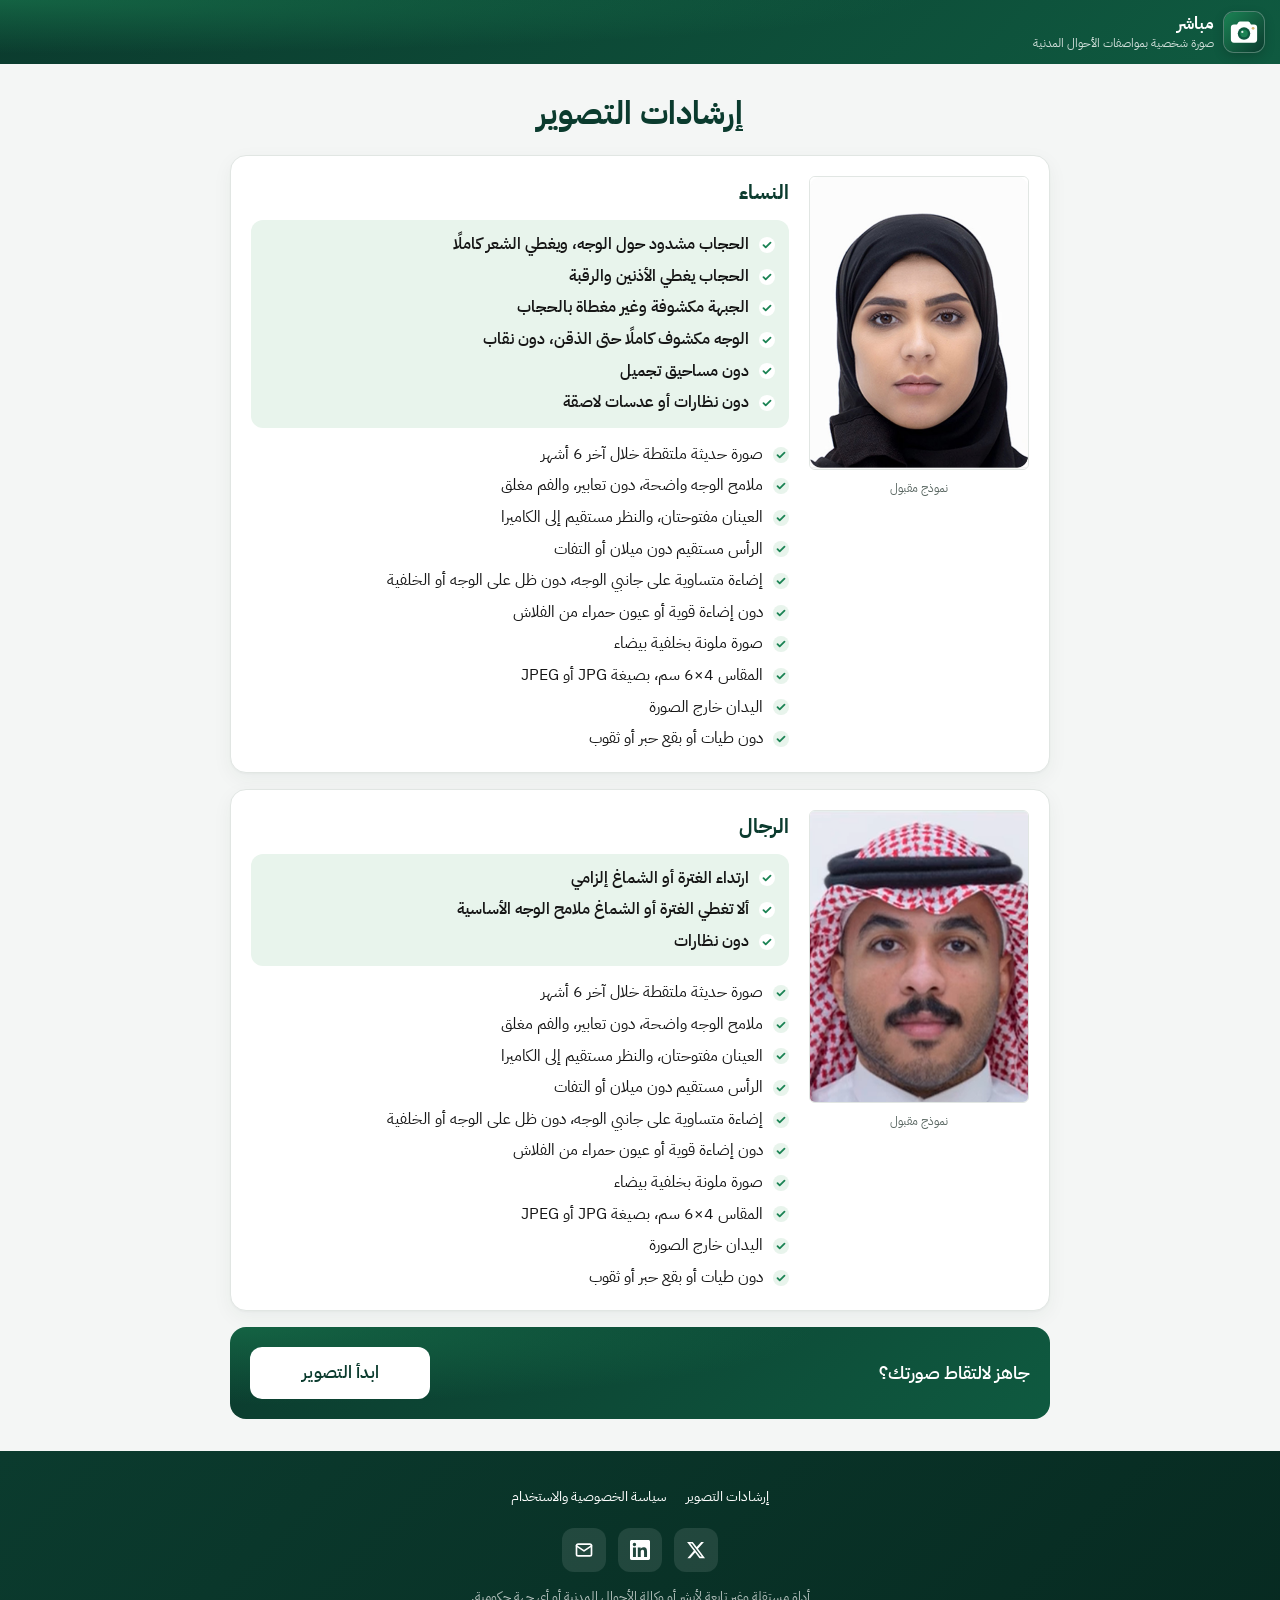
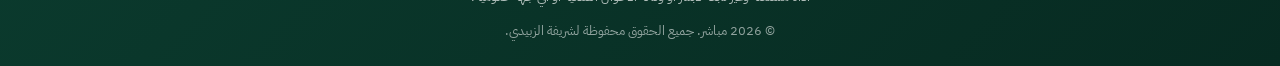
<file: guide.html>
<!doctype html>
<html lang="ar" dir="rtl">
<head>
  <meta charset="utf-8">
  <meta name="viewport" content="width=device-width, initial-scale=1, viewport-fit=cover">
  <meta name="theme-color" content="#0b3b2e">
  <title>إرشادات التصوير | مباشر</title>
  <link rel="preconnect" href="https://fonts.googleapis.com">
  <link rel="preconnect" href="https://fonts.gstatic.com" crossorigin>
  <link href="https://fonts.googleapis.com/css2?family=IBM+Plex+Sans+Arabic:wght@400;500;600;700&display=swap" rel="stylesheet">
  <link rel="icon" href="favicon.svg" type="image/svg+xml">
  <link rel="stylesheet" href="style.css">
</head>
<body>
  <header class="top">
    <a class="brand" href="index.html">
      <img class="mark" src="favicon.svg" alt="" width="40" height="40">
      <span>
        <strong>مباشر</strong>
        <small>صورة شخصية بمواصفات الأحوال المدنية</small>
      </span>
    </a>
  </header>

  <main class="doc">
    <section class="doc-hero">
      <h1>إرشادات التصوير</h1>
    </section>

    <div class="doc-body">
      <section class="guide-card" id="women">
        <figure class="sample">
          <div class="sample-frame sample-crop">
            <img src="assets/sample-women.jpg" alt="نموذج صورة مقبولة لامرأة بحجاب على خلفية بيضاء" loading="lazy">
          </div>
          <figcaption>نموذج مقبول</figcaption>
        </figure>
        <div class="rules">
          <h2>النساء</h2>
          <ul class="rule-list rule-list-special">
            <li>الحجاب مشدود حول الوجه، ويغطي الشعر كاملًا</li>
            <li>الحجاب يغطي الأذنين والرقبة</li>
            <li>الجبهة مكشوفة وغير مغطاة بالحجاب</li>
            <li>الوجه مكشوف كاملًا حتى الذقن، دون نقاب</li>
            <li>دون مساحيق تجميل</li>
            <li>دون نظارات أو عدسات لاصقة</li>
          </ul>
          <ul class="rule-list">
            <li>صورة حديثة ملتقطة خلال آخر 6 أشهر</li>
            <li>ملامح الوجه واضحة، دون تعابير، والفم مغلق</li>
            <li>العينان مفتوحتان، والنظر مستقيم إلى الكاميرا</li>
            <li>الرأس مستقيم دون ميلان أو التفات</li>
            <li>إضاءة متساوية على جانبي الوجه، دون ظل على الوجه أو الخلفية</li>
            <li>دون إضاءة قوية أو عيون حمراء من الفلاش</li>
            <li>صورة ملونة بخلفية بيضاء</li>
            <li>المقاس 4×6 سم، بصيغة JPG أو JPEG</li>
            <li>اليدان خارج الصورة</li>
            <li>دون طيات أو بقع حبر أو ثقوب</li>
          </ul>
        </div>
      </section>

      <section class="guide-card" id="men">
        <figure class="sample">
          <div class="sample-frame sample-crop" style="--w: 164.2%; --x: -32.28%; --y: -4.21%">
            <img src="assets/sample-men.png" alt="نموذج صورة مقبولة لرجل بالشماغ على خلفية بيضاء" loading="lazy">
          </div>
          <figcaption>نموذج مقبول</figcaption>
        </figure>
        <div class="rules">
          <h2>الرجال</h2>
          <ul class="rule-list rule-list-special">
            <li>ارتداء الغترة أو الشماغ إلزامي</li>
            <li>ألا تغطي الغترة أو الشماغ ملامح الوجه الأساسية</li>
            <li>دون نظارات</li>
          </ul>
          <ul class="rule-list">
            <li>صورة حديثة ملتقطة خلال آخر 6 أشهر</li>
            <li>ملامح الوجه واضحة، دون تعابير، والفم مغلق</li>
            <li>العينان مفتوحتان، والنظر مستقيم إلى الكاميرا</li>
            <li>الرأس مستقيم دون ميلان أو التفات</li>
            <li>إضاءة متساوية على جانبي الوجه، دون ظل على الوجه أو الخلفية</li>
            <li>دون إضاءة قوية أو عيون حمراء من الفلاش</li>
            <li>صورة ملونة بخلفية بيضاء</li>
            <li>المقاس 4×6 سم، بصيغة JPG أو JPEG</li>
            <li>اليدان خارج الصورة</li>
            <li>دون طيات أو بقع حبر أو ثقوب</li>
          </ul>
        </div>
      </section>

      <div class="cta">
        <p>جاهز لالتقاط صورتك؟</p>
        <a class="btn-link" href="index.html">ابدأ التصوير</a>
      </div>
    </div>
  </main>

  <footer class="site-footer">
    <div class="footer-inner">
      <nav class="footer-links" aria-label="روابط">
        <a href="guide.html">إرشادات التصوير</a>
        <a href="policy.html">سياسة الخصوصية والاستخدام</a>
      </nav>

      <div class="social">
        <a href="https://x.com/7sh_mk" target="_blank" rel="noopener" aria-label="حساب إكس">
          <svg viewBox="0 0 24 24" aria-hidden="true"><path d="M18.244 2.25h3.308l-7.227 8.26 8.502 11.24H16.17l-5.214-6.817L4.99 21.75H1.68l7.73-8.835L1.254 2.25H8.08l4.713 6.231zm-1.161 17.52h1.833L7.084 4.126H5.117z"/></svg>
        </a>
        <a href="https://www.linkedin.com/in/sharifa-alzubaidi-ksa/" target="_blank" rel="noopener" aria-label="حساب لينكدإن">
          <svg viewBox="0 0 24 24" aria-hidden="true"><path d="M20.45 20.45h-3.56v-5.57c0-1.33-.02-3.04-1.85-3.04-1.85 0-2.14 1.45-2.14 2.94v5.67H9.35V9h3.41v1.56h.05c.48-.9 1.64-1.85 3.37-1.85 3.6 0 4.27 2.37 4.27 5.46v6.28zM5.34 7.43a2.06 2.06 0 1 1 0-4.13 2.06 2.06 0 0 1 0 4.13zM7.12 20.45H3.56V9h3.56v11.45zM22.22 0H1.77C.79 0 0 .77 0 1.73v20.54C0 23.23.79 24 1.77 24h20.45c.98 0 1.78-.77 1.78-1.73V1.73C24 .77 23.2 0 22.22 0z"/></svg>
        </a>
        <a href="mailto:sh.m.z1422@gmail.com" aria-label="البريد الإلكتروني">
          <svg viewBox="0 0 24 24" aria-hidden="true" fill="none" stroke="currentColor" stroke-width="2" stroke-linecap="round" stroke-linejoin="round"><rect x="3" y="5" width="18" height="14" rx="2"/><path d="m3 7 9 6 9-6"/></svg>
        </a>
      </div>

      <p class="disclaimer">أداة مستقلة وغير تابعة لأبشر أو وكالة الأحوال المدنية أو أي جهة حكومية.</p>
      <p class="copy">© 2026 مباشر. جميع الحقوق محفوظة لشريفة الزبيدي.</p>
    </div>
  </footer>
</body>
</html>
</file>
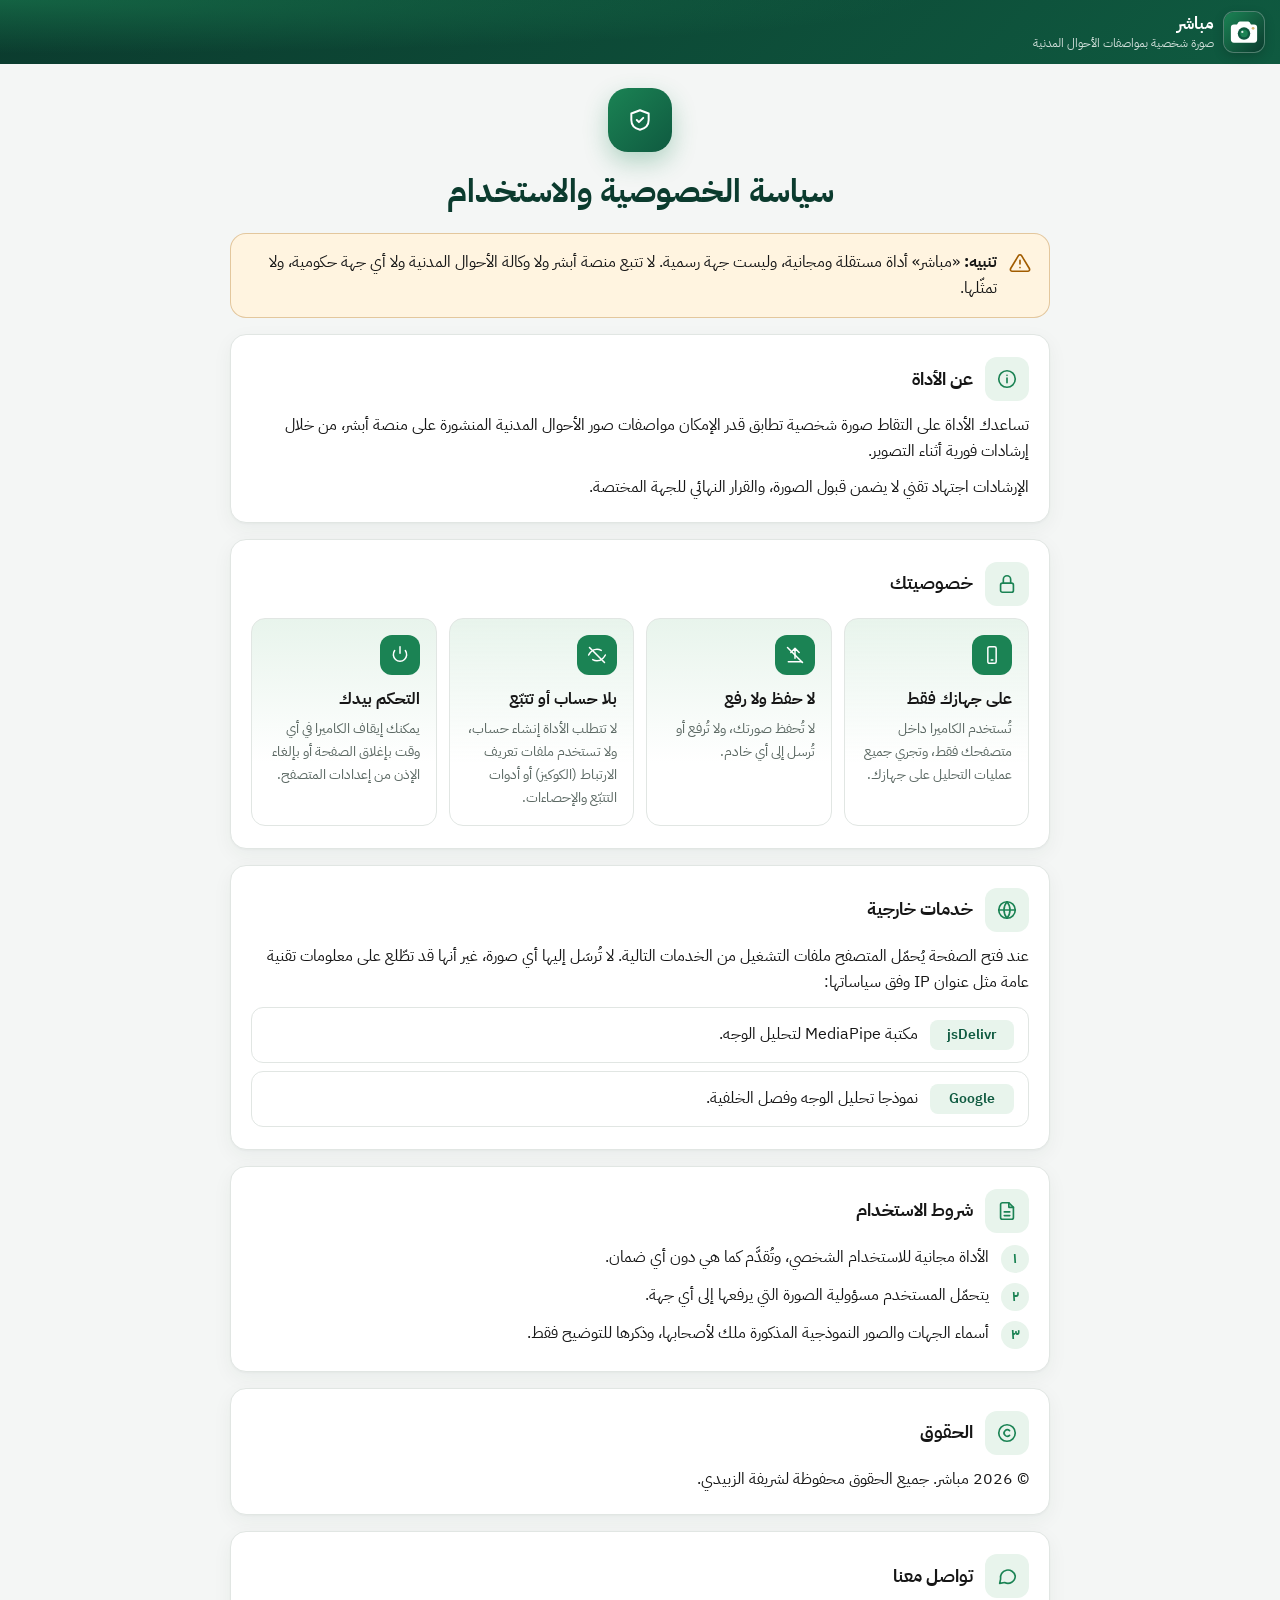
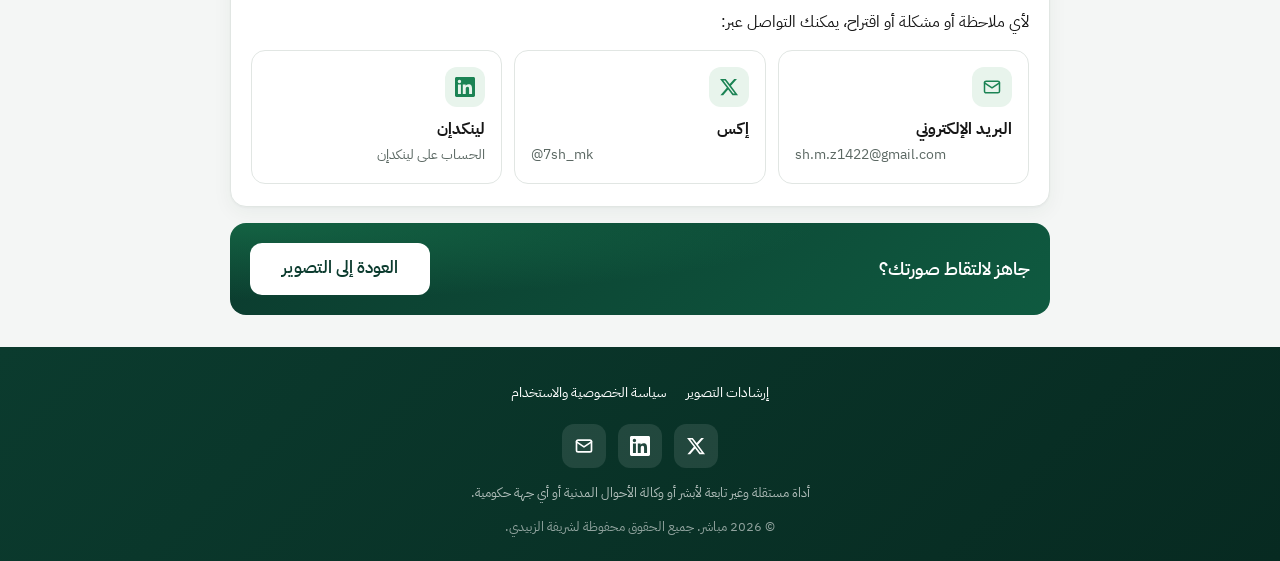
<file: policy.html>
<!doctype html>
<html lang="ar" dir="rtl">
<head>
  <meta charset="utf-8">
  <meta name="viewport" content="width=device-width, initial-scale=1, viewport-fit=cover">
  <meta name="theme-color" content="#0b3b2e">
  <title>سياسة الخصوصية والاستخدام | مباشر</title>
  <link rel="preconnect" href="https://fonts.googleapis.com">
  <link rel="preconnect" href="https://fonts.gstatic.com" crossorigin>
  <link href="https://fonts.googleapis.com/css2?family=IBM+Plex+Sans+Arabic:wght@400;500;600;700&display=swap" rel="stylesheet">
  <link rel="icon" href="favicon.svg" type="image/svg+xml">
  <link rel="stylesheet" href="style.css">
</head>
<body>
  <header class="top">
    <a class="brand" href="index.html">
      <img class="mark" src="favicon.svg" alt="" width="40" height="40">
      <span>
        <strong>مباشر</strong>
        <small>صورة شخصية بمواصفات الأحوال المدنية</small>
      </span>
    </a>
  </header>

  <main class="doc">
    <section class="doc-hero">
      <span class="hero-icon" aria-hidden="true">
        <svg viewBox="0 0 24 24"><path d="M12 3l8 3v6c0 5-3.5 8-8 9-4.5-1-8-4-8-9V6z"/><path d="m9 12 2 2 4-4"/></svg>
      </span>
      <h1>سياسة الخصوصية والاستخدام</h1>
    </section>

    <div class="doc-body">
      <div class="callout reveal" role="note">
        <span class="callout-icon" aria-hidden="true">
          <svg viewBox="0 0 24 24"><path d="M12 9v4M12 17h.01"/><path d="M10.3 3.9 1.8 18a2 2 0 0 0 1.7 3h17a2 2 0 0 0 1.7-3L13.7 3.9a2 2 0 0 0-3.4 0z"/></svg>
        </span>
        <p><strong>تنبيه:</strong> «مباشر» أداة مستقلة ومجانية، وليست جهة رسمية. لا تتبع منصة أبشر ولا وكالة الأحوال المدنية ولا أي جهة حكومية، ولا تمثّلها.</p>
      </div>

      <section class="doc-sec reveal" id="about">
        <header class="sec-head">
          <span class="sec-icon" aria-hidden="true"><svg viewBox="0 0 24 24"><circle cx="12" cy="12" r="9"/><path d="M12 11v5M12 8h.01"/></svg></span>
          <h2>عن الأداة</h2>
        </header>
        <p>تساعدك الأداة على التقاط صورة شخصية تطابق قدر الإمكان مواصفات صور الأحوال المدنية المنشورة على منصة أبشر، من خلال إرشادات فورية أثناء التصوير.</p>
        <p>الإرشادات اجتهاد تقني لا يضمن قبول الصورة، والقرار النهائي للجهة المختصة.</p>
      </section>

      <section class="doc-sec reveal" id="privacy">
        <header class="sec-head">
          <span class="sec-icon" aria-hidden="true"><svg viewBox="0 0 24 24"><rect x="5" y="11" width="14" height="10" rx="2"/><path d="M8 11V7a4 4 0 0 1 8 0v4"/></svg></span>
          <h2>خصوصيتك</h2>
        </header>
        <div class="tiles">
          <div class="tile">
            <span class="tile-icon" aria-hidden="true"><svg viewBox="0 0 24 24"><rect x="7" y="2" width="10" height="20" rx="2"/><path d="M11 18h2"/></svg></span>
            <h3>على جهازك فقط</h3>
            <p>تُستخدم الكاميرا داخل متصفحك فقط، وتجري جميع عمليات التحليل على جهازك.</p>
          </div>
          <div class="tile">
            <span class="tile-icon" aria-hidden="true"><svg viewBox="0 0 24 24"><path d="M12 16V4M7 9l5-5 5 5"/><path d="M4 20h16"/><path d="M3 3l18 18"/></svg></span>
            <h3>لا حفظ ولا رفع</h3>
            <p>لا تُحفظ صورتك، ولا تُرفع أو تُرسل إلى أي خادم.</p>
          </div>
          <div class="tile">
            <span class="tile-icon" aria-hidden="true"><svg viewBox="0 0 24 24"><path d="M2 12s3.5-7 10-7c2 0 3.7.6 5.1 1.5M22 12s-3.5 7-10 7c-2 0-3.7-.6-5.1-1.5"/><path d="M3 3l18 18"/></svg></span>
            <h3>بلا حساب أو تتبّع</h3>
            <p>لا تتطلب الأداة إنشاء حساب، ولا تستخدم ملفات تعريف الارتباط (الكوكيز) أو أدوات التتبّع والإحصاءات.</p>
          </div>
          <div class="tile">
            <span class="tile-icon" aria-hidden="true"><svg viewBox="0 0 24 24"><path d="M12 2v8"/><path d="M18.4 6.6a8 8 0 1 1-12.8 0"/></svg></span>
            <h3>التحكم بيدك</h3>
            <p>يمكنك إيقاف الكاميرا في أي وقت بإغلاق الصفحة أو بإلغاء الإذن من إعدادات المتصفح.</p>
          </div>
        </div>
      </section>

      <section class="doc-sec reveal" id="services">
        <header class="sec-head">
          <span class="sec-icon" aria-hidden="true"><svg viewBox="0 0 24 24"><circle cx="12" cy="12" r="9"/><path d="M3 12h18M12 3a14 14 0 0 1 0 18M12 3a14 14 0 0 0 0 18"/></svg></span>
          <h2>خدمات خارجية</h2>
        </header>
        <p>عند فتح الصفحة يُحمّل المتصفح ملفات التشغيل من الخدمات التالية. لا تُرسَل إليها أي صورة، غير أنها قد تطّلع على معلومات تقنية عامة مثل عنوان IP وفق سياساتها:</p>
        <ul class="services">
          <li><span class="svc-name" dir="ltr">jsDelivr</span><span>مكتبة MediaPipe لتحليل الوجه.</span></li>
          <li><span class="svc-name" dir="ltr">Google</span><span>نموذجا تحليل الوجه وفصل الخلفية.</span></li>
        </ul>
      </section>

      <section class="doc-sec reveal" id="terms">
        <header class="sec-head">
          <span class="sec-icon" aria-hidden="true"><svg viewBox="0 0 24 24"><path d="M14 3H7a2 2 0 0 0-2 2v14a2 2 0 0 0 2 2h10a2 2 0 0 0 2-2V8z"/><path d="M14 3v5h5M9 13h6M9 17h6"/></svg></span>
          <h2>شروط الاستخدام</h2>
        </header>
        <ol class="steps">
          <li>الأداة مجانية للاستخدام الشخصي، وتُقدَّم كما هي دون أي ضمان.</li>
          <li>يتحمّل المستخدم مسؤولية الصورة التي يرفعها إلى أي جهة.</li>
          <li>أسماء الجهات والصور النموذجية المذكورة ملك لأصحابها، وذكرها للتوضيح فقط.</li>
        </ol>
      </section>

      <section class="doc-sec reveal" id="rights">
        <header class="sec-head">
          <span class="sec-icon" aria-hidden="true"><svg viewBox="0 0 24 24"><circle cx="12" cy="12" r="9"/><path d="M14.8 9.5a3.5 3.5 0 1 0 0 5"/></svg></span>
          <h2>الحقوق</h2>
        </header>
        <p>© 2026 مباشر. جميع الحقوق محفوظة لشريفة الزبيدي.</p>
      </section>

      <section class="doc-sec reveal" id="contact">
        <header class="sec-head">
          <span class="sec-icon" aria-hidden="true"><svg viewBox="0 0 24 24"><path d="M21 12a8 8 0 0 1-11.6 7.1L4 20l1-4.6A8 8 0 1 1 21 12z"/></svg></span>
          <h2>تواصل معنا</h2>
        </header>
        <p>لأي ملاحظة أو مشكلة أو اقتراح، يمكنك التواصل عبر:</p>
        <div class="contact-grid">
          <a class="contact-card" href="mailto:sh.m.z1422@gmail.com">
            <span class="cc-icon" aria-hidden="true"><svg viewBox="0 0 24 24"><rect x="3" y="5" width="18" height="14" rx="2"/><path d="m3 7 9 6 9-6"/></svg></span>
            <span class="cc-label">البريد الإلكتروني</span>
            <span class="cc-value" dir="ltr">sh.m.z1422@gmail.com</span>
          </a>
          <a class="contact-card" href="https://x.com/7sh_mk" target="_blank" rel="noopener">
            <span class="cc-icon cc-fill" aria-hidden="true"><svg viewBox="0 0 24 24"><path d="M18.244 2.25h3.308l-7.227 8.26 8.502 11.24H16.17l-5.214-6.817L4.99 21.75H1.68l7.73-8.835L1.254 2.25H8.08l4.713 6.231zm-1.161 17.52h1.833L7.084 4.126H5.117z"/></svg></span>
            <span class="cc-label">إكس</span>
            <span class="cc-value" dir="ltr">@7sh_mk</span>
          </a>
          <a class="contact-card" href="https://www.linkedin.com/in/sharifa-alzubaidi-ksa/" target="_blank" rel="noopener">
            <span class="cc-icon cc-fill" aria-hidden="true"><svg viewBox="0 0 24 24"><path d="M20.45 20.45h-3.56v-5.57c0-1.33-.02-3.04-1.85-3.04-1.85 0-2.14 1.45-2.14 2.94v5.67H9.35V9h3.41v1.56h.05c.48-.9 1.64-1.85 3.37-1.85 3.6 0 4.27 2.37 4.27 5.46v6.28zM5.34 7.43a2.06 2.06 0 1 1 0-4.13 2.06 2.06 0 0 1 0 4.13zM7.12 20.45H3.56V9h3.56v11.45zM22.22 0H1.77C.79 0 0 .77 0 1.73v20.54C0 23.23.79 24 1.77 24h20.45c.98 0 1.78-.77 1.78-1.73V1.73C24 .77 23.2 0 22.22 0z"/></svg></span>
            <span class="cc-label">لينكدإن</span>
            <span class="cc-value">الحساب على لينكدإن</span>
          </a>
        </div>
      </section>

      <div class="cta reveal">
        <p>جاهز لالتقاط صورتك؟</p>
        <a class="btn-link" href="index.html">العودة إلى التصوير</a>
      </div>
    </div>
  </main>

  <footer class="site-footer">
    <div class="footer-inner">
      <nav class="footer-links" aria-label="روابط">
        <a href="guide.html">إرشادات التصوير</a>
        <a href="policy.html">سياسة الخصوصية والاستخدام</a>
      </nav>

      <div class="social">
        <a href="https://x.com/7sh_mk" target="_blank" rel="noopener" aria-label="حساب إكس">
          <svg viewBox="0 0 24 24" aria-hidden="true"><path d="M18.244 2.25h3.308l-7.227 8.26 8.502 11.24H16.17l-5.214-6.817L4.99 21.75H1.68l7.73-8.835L1.254 2.25H8.08l4.713 6.231zm-1.161 17.52h1.833L7.084 4.126H5.117z"/></svg>
        </a>
        <a href="https://www.linkedin.com/in/sharifa-alzubaidi-ksa/" target="_blank" rel="noopener" aria-label="حساب لينكدإن">
          <svg viewBox="0 0 24 24" aria-hidden="true"><path d="M20.45 20.45h-3.56v-5.57c0-1.33-.02-3.04-1.85-3.04-1.85 0-2.14 1.45-2.14 2.94v5.67H9.35V9h3.41v1.56h.05c.48-.9 1.64-1.85 3.37-1.85 3.6 0 4.27 2.37 4.27 5.46v6.28zM5.34 7.43a2.06 2.06 0 1 1 0-4.13 2.06 2.06 0 0 1 0 4.13zM7.12 20.45H3.56V9h3.56v11.45zM22.22 0H1.77C.79 0 0 .77 0 1.73v20.54C0 23.23.79 24 1.77 24h20.45c.98 0 1.78-.77 1.78-1.73V1.73C24 .77 23.2 0 22.22 0z"/></svg>
        </a>
        <a href="mailto:sh.m.z1422@gmail.com" aria-label="البريد الإلكتروني">
          <svg viewBox="0 0 24 24" aria-hidden="true" fill="none" stroke="currentColor" stroke-width="2" stroke-linecap="round" stroke-linejoin="round"><rect x="3" y="5" width="18" height="14" rx="2"/><path d="m3 7 9 6 9-6"/></svg>
        </a>
      </div>

      <p class="disclaimer">أداة مستقلة وغير تابعة لأبشر أو وكالة الأحوال المدنية أو أي جهة حكومية.</p>
      <p class="copy">© 2026 مباشر. جميع الحقوق محفوظة لشريفة الزبيدي.</p>
    </div>
  </footer>
  <script>
    // Fade sections in on scroll. Measure first, then hide only what is below the fold,
    // so content already on screen never animates or flashes.
    if ("IntersectionObserver" in window) {
      const items = [...document.querySelectorAll(".reveal")];
      const below = items.filter((el) => el.getBoundingClientRect().top > innerHeight);
      const reveal = new IntersectionObserver((entries) => {
        for (const e of entries) {
          if (e.isIntersecting) { e.target.classList.add("in"); reveal.unobserve(e.target); }
        }
      }, { threshold: 0.12 });
      items.forEach((el) => { if (!below.includes(el)) el.classList.add("in"); });
      document.documentElement.classList.add("js");
      below.forEach((el) => reveal.observe(el));
    }
  </script>
</body>
</html>
</file>
<file: style.css>
:root {
  --brand-900: #0b3b2e;
  --brand-700: #0f5a40;
  --brand: #1b8354;
  --brand-50: #e8f4ec;
  --bg: #f4f6f5;
  --card: #ffffff;
  --fg: #161616;
  --muted: #5b6863;
  --border: #e1e6e3;
  --ok: #1b8354;
  --warn: #a15c00;
  --warn-bg: #fff4e0;
  --radius: 16px;
  --hdr: 64px;
}

@media (prefers-color-scheme: dark) {
  :root {
    --bg: #0d1311;
    --card: #161d1a;
    --fg: #eef2f0;
    --muted: #9aa6a1;
    --border: #26302c;
    --brand-50: #12291f;
    --ok: #4cc28a;
    --warn: #f0b347;
    --warn-bg: #2b2214;
  }
}

* { box-sizing: border-box; }

html { -webkit-text-size-adjust: 100%; scroll-behavior: smooth; }

body {
  margin: 0;
  background: var(--bg);
  color: var(--fg);
  font-family: "IBM Plex Sans Arabic", system-ui, sans-serif;
  line-height: 1.6;
  -webkit-tap-highlight-color: transparent;
}

a { color: var(--brand); }

/* ---------- header ---------- */

.top {
  height: calc(var(--hdr) + env(safe-area-inset-top));
  padding: env(safe-area-inset-top) 16px 0;
  display: flex;
  align-items: center;
  color: #fff;
  background:
    radial-gradient(120% 140% at 0% 0%, rgba(27, 131, 84, 0.55), transparent 60%),
    linear-gradient(135deg, var(--brand-900), var(--brand-700));
}

.brand {
  display: flex;
  align-items: center;
  gap: 10px;
  color: inherit;
  text-decoration: none;
}

.mark {
  width: 40px;
  height: 40px;
  flex: none;
  border-radius: 10px;
  box-shadow: 0 0 0 1px rgba(255, 255, 255, 0.28), 0 4px 12px rgba(0, 0, 0, 0.2);
}

.brand strong {
  display: block;
  font-size: 1.05rem;
  font-weight: 700;
  line-height: 1.3;
}

.brand small {
  display: block;
  font-size: 0.78rem;
  opacity: 0.8;
  line-height: 1.3;
}

/* ---------- cards ---------- */

.card {
  background: var(--card);
  border: 1px solid var(--border);
  border-radius: var(--radius);
  box-shadow: 0 1px 2px rgba(0, 0, 0, 0.04), 0 8px 24px rgba(11, 59, 46, 0.06);
}

/* ---------- camera page ---------- */

.app {
  display: flex;
  height: calc(100dvh - var(--hdr) - env(safe-area-inset-top));
  min-height: 420px;
  padding: 12px 16px calc(12px + env(safe-area-inset-bottom));
}

.stage-card {
  flex: 1;
  display: flex;
  flex-direction: column;
  gap: 10px;
  width: 100%;
  max-width: 560px;
  margin: 0 auto;
  padding: 10px;
}

.stage {
  position: relative;
  flex: 1;
  min-height: 0;
  border-radius: 12px;
  overflow: hidden;
  background: #0a0f0d;
}

#video,
#overlay {
  position: absolute;
  inset: 0;
  width: 100%;
  height: 100%;
}

#video {
  object-fit: cover;
  transform: scaleX(-1); /* mirror, like a selfie */
}

.start {
  position: absolute;
  inset: 0;
  display: flex;
  flex-direction: column;
  align-items: center;
  justify-content: center;
  gap: 18px;
  padding: 24px;
  text-align: center;
  color: #fff;
  background: linear-gradient(160deg, rgba(11, 59, 46, 0.92), rgba(15, 90, 64, 0.85));
}

.start p {
  margin: 0;
  max-width: 26ch;
  font-size: 1.05rem;
  font-weight: 500;
}

.start .note {
  font-size: 0.85rem;
  font-weight: 400;
  opacity: 0.8;
}

.start[hidden] { display: none; }

.start-title {
  margin: 0;
  font-size: 1.25rem;
  font-weight: 700;
}

.gender {
  display: flex;
  gap: 12px;
  width: 100%;
  max-width: 340px;
}

.gender button {
  flex: 1;
  min-width: 0;
  min-height: 64px;
  font-size: 1.15rem;
  background: #fff;
  color: var(--brand-900);
  transition: transform 0.15s, box-shadow 0.15s;
}

.gender button:not(:disabled):hover {
  transform: translateY(-2px);
  box-shadow: 0 8px 20px rgba(0, 0, 0, 0.25);
}

.start .status { font-size: 0.9rem; opacity: 0.85; }
.start .status[hidden] { display: none; }

.tips {
  margin: 0;
  padding: 12px 16px;
  max-width: 340px;
  list-style: none;
  border-radius: 12px;
  background: rgba(255, 255, 255, 0.1);
  font-size: 0.85rem;
  line-height: 1.7;
  text-align: start;
}

.tips li { position: relative; padding-inline-start: 14px; }

.tips li::before {
  content: "";
  position: absolute;
  inset-inline-start: 0;
  top: 0.7em;
  width: 6px;
  height: 6px;
  border-radius: 50%;
  background: #d6b56d;
}

button,
.btn-link {
  display: inline-flex;
  align-items: center;
  justify-content: center;
  min-height: 52px;
  min-width: 180px;
  padding: 0 28px;
  border: 0;
  border-radius: 12px;
  background: var(--brand);
  color: #fff;
  font: inherit;
  font-size: 1.05rem;
  font-weight: 600;
  text-decoration: none;
  cursor: pointer;
}

.start button { background: #fff; color: var(--brand-900); }

button:disabled { opacity: 0.65; cursor: default; }

.msg {
  margin: 0;
  min-height: 52px;
  padding: 12px 16px;
  border-radius: 12px;
  background: var(--brand-50);
  text-align: center;
  font-size: 1.1rem;
  font-weight: 600;
  line-height: 1.5;
  transition: color 0.2s, background-color 0.2s;
}

.msg.ok { color: var(--ok); background: var(--brand-50); }
.msg.warn { color: var(--warn); background: var(--warn-bg); }

/* Low camera quality notice */
.quality {
  position: absolute;
  top: 10px;
  inset-inline: 10px;
  z-index: 2;
  display: flex;
  align-items: flex-start;
  gap: 10px;
  padding: 12px 12px 12px 8px;
  border-radius: 12px;
  color: #4a2c00;
  background: #fff4e0;
  box-shadow: 0 8px 24px rgba(0, 0, 0, 0.25);
}

.quality[hidden] { display: none; }

.quality svg {
  flex: none;
  width: 22px;
  height: 22px;
  margin-top: 2px;
  fill: none;
  stroke: #a15c00;
  stroke-width: 2;
  stroke-linecap: round;
  stroke-linejoin: round;
}

.quality p {
  flex: 1;
  margin: 0;
  font-size: 0.9rem;
  line-height: 1.6;
}

.quality strong { display: block; font-size: 1rem; }

.quality button {
  flex: none;
  min-width: 0;
  min-height: 0;
  width: 32px;
  height: 32px;
  padding: 0;
  border-radius: 8px;
  color: #4a2c00;
  background: transparent;
  font-size: 1.4rem;
  line-height: 1;
}

/* Capture button and preview */
.capture {
  width: 100%;
  min-height: 56px;
  font-size: 1.1rem;
  transition: opacity 0.2s, background-color 0.2s;
}

.capture[hidden] { display: none; }

.capture:disabled {
  opacity: 1;
  color: var(--muted);
  background: var(--border);
}

.preview {
  position: absolute;
  inset: 0;
  display: flex;
  flex-direction: column;
  align-items: center;
  justify-content: center;
  gap: 16px;
  padding: 16px;
  background: var(--bg);
}

.preview[hidden] { display: none; }

.preview img {
  flex: 1;
  min-height: 0;
  max-width: 100%;
  aspect-ratio: 2 / 3;
  object-fit: contain;
  background: #fff;
  border: 1px solid var(--border);
  border-radius: 4px;
  box-shadow: 0 10px 30px rgba(0, 0, 0, 0.15);
}

.preview img:not([src]) { display: none; }

.preview-actions {
  display: flex;
  flex-wrap: wrap;
  justify-content: center;
  gap: 10px;
  width: 100%;
}

.preview-actions button { flex: 1 1 160px; }
.preview-actions button[hidden] { display: none; }
.preview .btn-secondary { border: 1px solid var(--border); }

.btn-secondary {
  background: #fff;
  color: var(--brand-900);
}

/* ---------- policy page ---------- */

.doc {
  --doc-w: 820px;
  padding: 0 16px 32px;
}

.doc-hero {
  max-width: var(--doc-w);
  margin: 0 auto;
  padding: 24px 20px 16px;
  text-align: center;
}

.hero-icon {
  display: inline-grid;
  place-items: center;
  width: 64px;
  height: 64px;
  margin-bottom: 14px;
  border-radius: 20px;
  color: #fff;
  background: linear-gradient(135deg, var(--brand), var(--brand-700));
  box-shadow: 0 10px 24px rgba(27, 131, 84, 0.3);
}

.hero-icon svg,
.sec-icon svg,
.tile-icon svg,
.callout-icon svg,
.cc-icon svg {
  width: 26px;
  height: 26px;
  fill: none;
  stroke: currentColor;
  stroke-width: 1.8;
  stroke-linecap: round;
  stroke-linejoin: round;
}

.cc-icon.cc-fill svg { fill: currentColor; stroke: none; width: 20px; height: 20px; }

.doc-hero h1 {
  margin: 0;
  font-size: clamp(1.5rem, 5vw, 2rem);
  font-weight: 700;
  color: var(--brand-900);
}

.doc-body {
  max-width: var(--doc-w);
  margin: 0 auto;
  display: flex;
  flex-direction: column;
  gap: 16px;
}

.callout {
  display: flex;
  gap: 12px;
  align-items: flex-start;
  padding: 16px 18px;
  border: 1px solid color-mix(in srgb, var(--warn) 30%, transparent);
  border-radius: var(--radius);
  background: var(--warn-bg);
}

.callout p { margin: 0; }

.callout-icon { flex: none; color: var(--warn); margin-top: 2px; }
.callout-icon svg { width: 22px; height: 22px; }

.doc-sec {
  padding: 22px 20px;
  border: 1px solid var(--border);
  border-radius: var(--radius);
  background: var(--card);
  box-shadow: 0 1px 2px rgba(0, 0, 0, 0.03), 0 6px 20px rgba(11, 59, 46, 0.05);
  scroll-margin-top: 16px;
}

.sec-head {
  display: flex;
  align-items: center;
  gap: 12px;
  margin-bottom: 12px;
}

.sec-icon {
  display: grid;
  place-items: center;
  flex: none;
  width: 44px;
  height: 44px;
  border-radius: 12px;
  color: var(--brand);
  background: var(--brand-50);
}

.sec-icon svg { width: 22px; height: 22px; }

.doc-sec h2 {
  margin: 0;
  font-size: 1.15rem;
  font-weight: 700;
}

.doc-sec p { margin: 0 0 10px; }
.doc-sec p:last-child { margin-bottom: 0; }

/* Privacy tiles */
.tiles {
  display: grid;
  grid-template-columns: repeat(auto-fit, minmax(170px, 1fr));
  gap: 12px;
}

.tile {
  padding: 16px;
  border: 1px solid var(--border);
  border-radius: 14px;
  background: linear-gradient(180deg, var(--brand-50), transparent 70%);
  transition: transform 0.2s, border-color 0.2s, box-shadow 0.2s;
}

.tile:hover {
  transform: translateY(-3px);
  border-color: color-mix(in srgb, var(--brand) 40%, transparent);
  box-shadow: 0 10px 22px rgba(11, 59, 46, 0.08);
}

.tile-icon {
  display: inline-grid;
  place-items: center;
  width: 40px;
  height: 40px;
  border-radius: 12px;
  color: #fff;
  background: var(--brand);
}

.tile-icon svg { width: 20px; height: 20px; }

.tile h3 {
  margin: 12px 0 4px;
  font-size: 1rem;
  font-weight: 700;
}

.tile p {
  margin: 0;
  font-size: 0.9rem;
  color: var(--muted);
}

/* External services */
.services {
  list-style: none;
  margin: 12px 0 0;
  padding: 0;
  display: flex;
  flex-direction: column;
  gap: 8px;
}

.services li {
  display: flex;
  align-items: center;
  gap: 12px;
  padding: 12px 14px;
  border: 1px solid var(--border);
  border-radius: 12px;
}

.svc-name {
  flex: none;
  min-width: 84px;
  padding: 4px 10px;
  border-radius: 8px;
  font-size: 0.85rem;
  font-weight: 600;
  text-align: center;
  color: var(--brand-700);
  background: var(--brand-50);
}

/* Numbered terms */
.steps {
  list-style: none;
  margin: 0;
  padding: 0;
  counter-reset: step;
  display: flex;
  flex-direction: column;
  gap: 10px;
}

.steps li {
  counter-increment: step;
  display: flex;
  gap: 12px;
  align-items: flex-start;
}

.steps li::before {
  content: counter(step, arabic-indic);
  display: grid;
  place-items: center;
  flex: none;
  width: 28px;
  height: 28px;
  border-radius: 50%;
  font-size: 0.85rem;
  font-weight: 700;
  color: var(--brand);
  background: var(--brand-50);
}

/* Contact cards */
.contact-grid {
  display: grid;
  grid-template-columns: repeat(auto-fit, minmax(200px, 1fr));
  gap: 12px;
  margin-top: 14px;
}

.contact-card {
  display: flex;
  flex-direction: column;
  gap: 2px;
  padding: 16px;
  border: 1px solid var(--border);
  border-radius: 14px;
  color: var(--fg);
  text-decoration: none;
  transition: transform 0.2s, border-color 0.2s, box-shadow 0.2s;
}

.contact-card:hover,
.contact-card:focus-visible {
  transform: translateY(-3px);
  border-color: var(--brand);
  box-shadow: 0 10px 22px rgba(11, 59, 46, 0.1);
}

.cc-icon {
  display: grid;
  place-items: center;
  width: 40px;
  height: 40px;
  margin-bottom: 8px;
  border-radius: 12px;
  color: var(--brand);
  background: var(--brand-50);
  transition: color 0.2s, background-color 0.2s;
}

.cc-icon svg { width: 20px; height: 20px; }

.contact-card:hover .cc-icon {
  color: #fff;
  background: var(--brand);
}

.cc-label { font-weight: 700; }

.cc-value {
  font-size: 0.88rem;
  color: var(--muted);
  overflow-wrap: anywhere;
  text-align: start;
}

/* Closing call to action */
.cta {
  display: flex;
  flex-wrap: wrap;
  align-items: center;
  justify-content: space-between;
  gap: 12px;
  padding: 20px;
  border-radius: var(--radius);
  color: #fff;
  background:
    radial-gradient(120% 140% at 0% 0%, rgba(27, 131, 84, 0.55), transparent 60%),
    linear-gradient(135deg, var(--brand-900), var(--brand-700));
}

.cta p { margin: 0; font-size: 1.1rem; font-weight: 600; }

.cta .btn-link { background: #fff; color: var(--brand-900); }

/* Reveal on scroll (only when JS runs and motion is allowed). */
.js .reveal {
  opacity: 0;
  transform: translateY(14px);
  transition: opacity 0.5s ease, transform 0.5s ease;
}

.js .reveal.in {
  opacity: 1;
  transform: none;
}

@media (prefers-reduced-motion: reduce) {
  .js .reveal { opacity: 1; transform: none; transition: none; }
  .tile, .contact-card { transition: none; }
}

@media (prefers-color-scheme: dark) {
  .doc-hero h1 { color: var(--fg); }
  .svc-name { color: var(--ok); }
  .sec-icon, .cc-icon, .steps li::before { color: var(--ok); }
  a { color: var(--ok); }
}

/* ---------- guide page ---------- */

.guide-card {
  display: grid;
  grid-template-columns: 1fr;
  gap: 20px;
  padding: 20px;
  border: 1px solid var(--border);
  border-radius: var(--radius);
  background: var(--card);
  box-shadow: 0 1px 2px rgba(0, 0, 0, 0.03), 0 6px 20px rgba(11, 59, 46, 0.05);
}

@media (min-width: 640px) {
  .guide-card { grid-template-columns: 220px 1fr; align-items: start; }
}

.sample { margin: 0; }

.sample-frame {
  position: relative;
  aspect-ratio: 3 / 4;
  max-width: 220px;
  margin: 0 auto;
  overflow: hidden;
  background: #fff;
  border: 1px solid var(--border);
  border-radius: 6px;
}

.sample-frame img {
  display: block;
  width: 100%;
  height: 100%;
  object-fit: cover;
}

/* Samples come from Absher guide screenshots: crop to the photo inside each.
   --w: image width / crop width, --x and --y: crop offset / crop size. */
.sample-crop img {
  position: absolute;
  left: var(--x, -15.7%);
  top: var(--y, -2.18%);
  width: var(--w, 129.5%);
  height: auto;
  max-width: none;
  object-fit: initial;
}

.sample figcaption {
  margin-top: 8px;
  font-size: 0.78rem;
  color: var(--muted);
  text-align: center;
}

.rules h2 {
  margin: 0 0 12px;
  font-size: 1.25rem;
  font-weight: 700;
  color: var(--brand-900);
}

.rule-list {
  list-style: none;
  margin: 0;
  padding: 0;
  display: flex;
  flex-direction: column;
  gap: 6px;
}

.rule-list li {
  position: relative;
  padding-inline-start: 26px;
  line-height: 1.6;
}

.rule-list li::before {
  content: "";
  position: absolute;
  inset-inline-start: 0;
  top: 0.3em;
  width: 16px;
  height: 16px;
  border-radius: 50%;
  background: var(--brand-50)
    url("data:image/svg+xml,%3Csvg xmlns=%27http://www.w3.org/2000/svg%27 viewBox=%270 0 16 16%27%3E%3Cpath d=%27m4.5 8.2 2.2 2.2 4.8-4.8%27 fill=%27none%27 stroke=%27%231b8354%27 stroke-width=%271.8%27 stroke-linecap=%27round%27 stroke-linejoin=%27round%27/%3E%3C/svg%3E")
    center / 16px no-repeat;
}

/* Items specific to this group stand out from the shared ones. */
.rule-list-special {
  margin-bottom: 14px;
  padding: 12px 14px;
  border-radius: 12px;
  background: var(--brand-50);
  font-weight: 600;
}

.rule-list-special li::before { background-color: var(--card); }

@media (prefers-color-scheme: dark) {
  .rules h2 { color: var(--fg); }
}

/* Quiet secondary button on the dark start screen. */
.tips-link {
  display: inline-flex;
  align-items: center;
  gap: 6px;
  min-height: 44px;
  padding: 0 18px;
  border: 1px solid rgba(255, 255, 255, 0.35);
  border-radius: 12px;
  background: rgba(255, 255, 255, 0.08);
  color: rgba(255, 255, 255, 0.9);
  font-size: 0.9rem;
  font-weight: 500;
  text-decoration: none;
  transition: background-color 0.2s, border-color 0.2s;
}

.tips-link:hover {
  background: rgba(255, 255, 255, 0.16);
  border-color: rgba(255, 255, 255, 0.6);
}

.tips-link::after {
  content: "←";
  font-size: 1rem;
  line-height: 1;
}

/* ---------- footer ---------- */

.site-footer {
  color: rgba(255, 255, 255, 0.85);
  background: linear-gradient(135deg, var(--brand-900), #072a21);
  padding: 28px 16px calc(24px + env(safe-area-inset-bottom));
  font-size: 0.9rem;
}

.footer-inner {
  max-width: 760px;
  margin: 0 auto;
  display: flex;
  flex-direction: column;
  align-items: center;
  gap: 14px;
  text-align: center;
}

.footer-links {
  display: flex;
  flex-wrap: wrap;
  justify-content: center;
  gap: 8px 20px;
}

.site-footer a { color: #fff; }

.footer-links a {
  text-decoration: none;
  padding: 6px 0;
}

.footer-links a:hover { text-decoration: underline; }

.social { display: flex; gap: 12px; }

.social a {
  display: grid;
  place-items: center;
  width: 44px;
  height: 44px;
  border-radius: 12px;
  background: rgba(255, 255, 255, 0.1);
  transition: background-color 0.2s;
}

.social a:hover { background: rgba(255, 255, 255, 0.2); }

.social svg { width: 20px; height: 20px; fill: currentColor; }
.social svg[fill="none"] { fill: none; }

.disclaimer,
.copy { margin: 0; }

.disclaimer { font-size: 0.82rem; opacity: 0.8; max-width: 44ch; }
.copy { font-size: 0.8rem; opacity: 0.65; }
</file>
